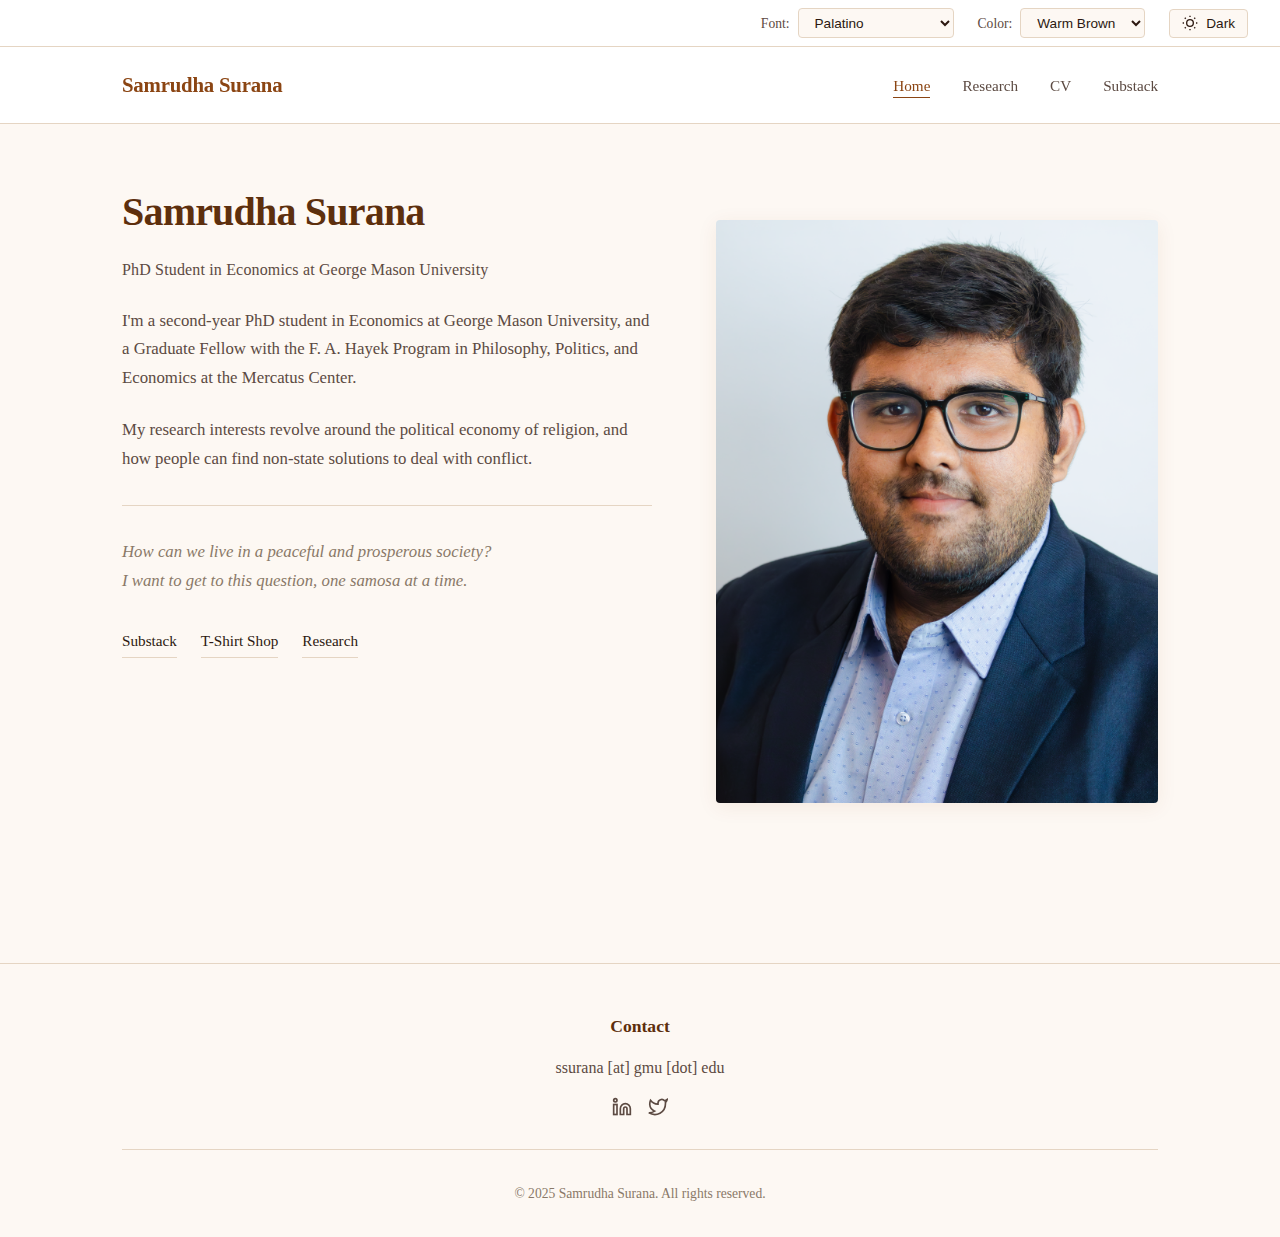
<file: index.html>
<!DOCTYPE html>
<html lang="en">
<head>
    <meta charset="UTF-8">
    <meta name="viewport" content="width=device-width, initial-scale=1.0">
    <title>Samrudha Surana - Economist & Researcher</title>
    <link rel="stylesheet" href="styles.css">
    <link rel="preconnect" href="https://fonts.googleapis.com">
    <link rel="preconnect" href="https://fonts.gstatic.com" crossorigin>
    <link href="https://fonts.googleapis.com/css2?family=Noto+Sans:wght@400;500;600;700&family=STIX+Two+Text:wght@400;500;600;700&display=swap" rel="stylesheet">
</head>
<body data-theme="light" data-color="brown" class="font-palatino">
    <div class="controls-bar">
        <div class="control-group">
            <label for="font-select">Font:</label>
            <select id="font-select" class="font-select" onchange="changeFont(this.value)">
                <option value="palatino">Palatino</option>
                <option value="computer-modern">Computer Modern</option>
                <option value="noto-sans">Noto Sans</option>
            </select>
        </div>
        <div class="control-group">
            <label for="color-select">Color:</label>
            <select id="color-select" class="color-select" onchange="changeColor(this.value)">
                <option value="brown">Warm Brown</option>
                <option value="sage">Sage Green</option>
            </select>
        </div>
        <div class="control-group">
            <button class="theme-toggle" onclick="toggleTheme()">
                <svg id="theme-icon-sun" viewBox="0 0 24 24" fill="none" stroke="currentColor" stroke-width="2">
                    <circle cx="12" cy="12" r="5"></circle>
                    <line x1="12" y1="1" x2="12" y2="3"></line>
                    <line x1="12" y1="21" x2="12" y2="23"></line>
                    <line x1="4.22" y1="4.22" x2="5.64" y2="5.64"></line>
                    <line x1="18.36" y1="18.36" x2="19.78" y2="19.78"></line>
                    <line x1="1" y1="12" x2="3" y2="12"></line>
                    <line x1="21" y1="12" x2="23" y2="12"></line>
                    <line x1="4.22" y1="19.78" x2="5.64" y2="18.36"></line>
                    <line x1="18.36" y1="5.64" x2="19.78" y2="4.22"></line>
                </svg>
                <svg id="theme-icon-moon" viewBox="0 0 24 24" fill="none" stroke="currentColor" stroke-width="2" style="display:none;">
                    <path d="M21 12.79A9 9 0 1 1 11.21 3 7 7 0 0 0 21 12.79z"></path>
                </svg>
                <span id="theme-label">Dark</span>
            </button>
        </div>
    </div>
    <nav class="nav-container">
        <div class="nav-content">
            <a href="index.html" class="logo">Samrudha Surana</a>
            <ul class="nav-links">
                <li><a href="index.html" class="active">Home</a></li>
                <li><a href="research.html">Research</a></li>
                <li><a href="cv.html">CV</a></li>
                <li><a href="https://econexchange.substack.com/" target="_blank">Substack</a></li>
            </ul>
        </div>
    </nav>

    <main class="main-container">
        <section class="hero-section">
            <div class="hero-content">
                <div class="hero-text">
                    <h1 class="hero-title">Samrudha Surana</h1>
                    <p class="hero-subtitle">PhD Student in Economics at George Mason University</p>
                    <p class="hero-description">
                        I'm a second-year PhD student in Economics at George Mason University, 
                        and a Graduate Fellow with the F. A. Hayek Program in Philosophy, Politics, 
                        and Economics at the Mercatus Center.
                    </p>
                    <p class="hero-description">
                        My research interests revolve around the political economy of religion, and how people can find non-state solutions to deal with conflict.
                    </p>
                    <p class="hero-description philosophy-text">
                        <span class="philosophy-line">How can we live in a peaceful and prosperous society?</span>
                        <span class="philosophy-line">I want to get to this question, one samosa at a time.</span>
                    </p>
                    <div class="hero-links">
                        <a href="https://econexchange.substack.com/" target="_blank">Substack</a>
                        <a href="https://merch.samosanomics.com/" target="_blank">T-Shirt Shop</a>
                        <a href="research.html">Research</a>
                    </div>
                </div>
                <div class="hero-image">
                    <div class="image-frame">
                        <img src="images/samrudha_headshot.png" alt="Samrudha Surana">
                    </div>
                </div>
            </div>
        </section>
    </main>

    <footer class="footer">
        <div class="footer-content">
            <div class="footer-contact">
                <h3>Contact</h3>
                <p class="footer-email">ssurana [at] gmu [dot] edu</p>
                <div class="footer-social">
                    <a href="https://www.linkedin.com/in/samrudha-surana/" target="_blank" aria-label="LinkedIn">
                        <svg width="20" height="20" viewBox="0 0 24 24" fill="none" stroke="currentColor" stroke-width="2">
                            <path d="M16 8a6 6 0 0 1 6 6v7h-4v-7a2 2 0 0 0-2-2 2 2 0 0 0-2 2v7h-4v-7a6 6 0 0 1 6-6z"></path>
                            <rect x="2" y="9" width="4" height="12"></rect>
                            <circle cx="4" cy="4" r="2"></circle>
                        </svg>
                    </a>
                    <a href="https://x.com/samrudha_surana" target="_blank" aria-label="Twitter/X">
                        <svg width="20" height="20" viewBox="0 0 24 24" fill="none" stroke="currentColor" stroke-width="2">
                            <path d="M23 3a10.9 10.9 0 0 1-3.14 1.53 4.48 4.48 0 0 0-7.86 3v1A10.66 10.66 0 0 1 3 4s-4 9 5 13a11.64 11.64 0 0 1-7 2c9 5 20 0 20-11.5a4.5 4.5 0 0 0-.08-.83A7.72 7.72 0 0 0 23 3z"></path>
                        </svg>
                    </a>
                </div>
            </div>
            <p class="footer-copyright">&copy; 2025 Samrudha Surana. All rights reserved.</p>
        </div>
    </footer>
    <script>
    function changeFont(font) {
        document.body.classList.remove('font-palatino', 'font-computer-modern', 'font-noto-sans');
        document.body.classList.add('font-' + font);
        localStorage.setItem('preferredFont', font);
    }

    function changeColor(color) {
        document.body.setAttribute('data-color', color);
        localStorage.setItem('preferredColor', color);
    }

    function toggleTheme() {
        const body = document.body;
        const currentTheme = body.getAttribute('data-theme');
        const newTheme = currentTheme === 'light' ? 'dark' : 'light';
        body.setAttribute('data-theme', newTheme);
        localStorage.setItem('preferredTheme', newTheme);
        updateThemeIcon(newTheme);
    }

    function updateThemeIcon(theme) {
        const sunIcon = document.getElementById('theme-icon-sun');
        const moonIcon = document.getElementById('theme-icon-moon');
        const label = document.getElementById('theme-label');
        if (theme === 'dark') {
            sunIcon.style.display = 'none';
            moonIcon.style.display = 'block';
            label.textContent = 'Light';
        } else {
            sunIcon.style.display = 'block';
            moonIcon.style.display = 'none';
            label.textContent = 'Dark';
        }
    }

    // Load saved preferences
    document.addEventListener('DOMContentLoaded', function() {
        const savedFont = localStorage.getItem('preferredFont') || 'palatino';
        const savedTheme = localStorage.getItem('preferredTheme') || 'light';
        const savedColor = localStorage.getItem('preferredColor') || 'brown';

        changeFont(savedFont);
        document.getElementById('font-select').value = savedFont;

        changeColor(savedColor);
        document.getElementById('color-select').value = savedColor;

        document.body.setAttribute('data-theme', savedTheme);
        updateThemeIcon(savedTheme);
    });
    </script>
</body>
</html>
</file>
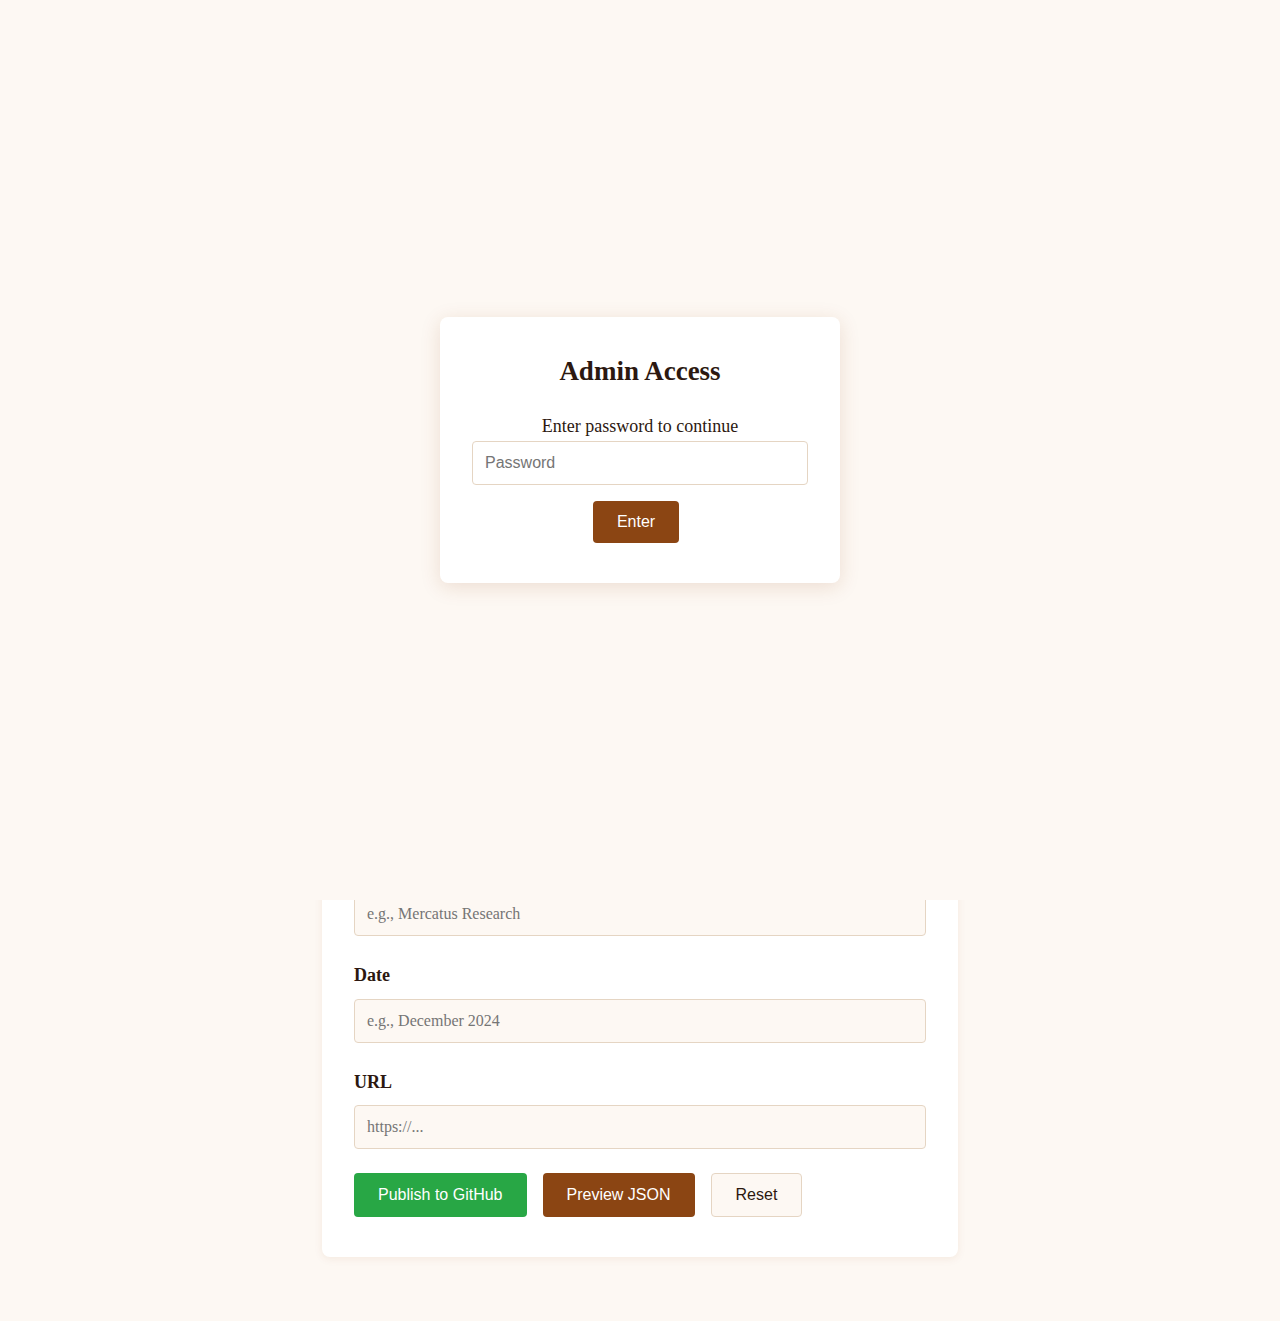
<file: admin.html>
<!DOCTYPE html>
<html lang="en">
<head>
    <meta charset="UTF-8">
    <meta name="viewport" content="width=device-width, initial-scale=1.0">
    <title>Admin - Add Research</title>
    <link rel="stylesheet" href="styles.css">
    <link rel="preconnect" href="https://fonts.googleapis.com">
    <link rel="preconnect" href="https://fonts.gstatic.com" crossorigin>
    <link href="https://fonts.googleapis.com/css2?family=Crimson+Pro:wght@400;600;700&family=DM+Sans:wght@400;500;700&display=swap" rel="stylesheet">
    <style>
        .admin-container {
            max-width: 700px;
            margin: 2rem auto;
            padding: 2rem;
        }

        .admin-form {
            background: var(--bg-white);
            padding: 2rem;
            border-radius: 8px;
            box-shadow: 0 2px 8px var(--shadow-subtle);
        }

        .form-group {
            margin-bottom: 1.5rem;
        }

        .form-group label {
            display: block;
            font-weight: 600;
            margin-bottom: 0.5rem;
            color: var(--text-dark);
        }

        .form-group input,
        .form-group textarea,
        .form-group select {
            width: 100%;
            padding: 0.75rem;
            border: 1px solid var(--border-color);
            border-radius: 4px;
            font-size: 1rem;
            font-family: inherit;
            background: var(--bg-cream);
            color: var(--text-dark);
            box-sizing: border-box;
        }

        .form-group input:focus,
        .form-group textarea:focus,
        .form-group select:focus {
            outline: none;
            border-color: var(--primary-color);
        }

        .form-group textarea {
            min-height: 100px;
            resize: vertical;
        }

        .form-group small {
            display: block;
            margin-top: 0.25rem;
            color: var(--text-light);
            font-size: 0.85rem;
        }

        .hidden {
            display: none !important;
        }

        .btn {
            padding: 0.75rem 1.5rem;
            border: none;
            border-radius: 4px;
            font-size: 1rem;
            cursor: pointer;
            transition: all 0.3s ease;
            margin-right: 0.5rem;
            margin-bottom: 0.5rem;
        }

        .btn-primary {
            background: var(--primary-color);
            color: var(--bg-white);
        }

        .btn-primary:hover {
            background: var(--primary-dark);
        }

        .btn-primary:disabled {
            background: var(--text-light);
            cursor: not-allowed;
        }

        .btn-secondary {
            background: var(--bg-cream);
            color: var(--text-dark);
            border: 1px solid var(--border-color);
        }

        .btn-secondary:hover {
            border-color: var(--primary-color);
        }

        .btn-success {
            background: #28a745;
            color: white;
        }

        .btn-success:hover {
            background: #218838;
        }

        .output-section {
            margin-top: 2rem;
            padding: 1.5rem;
            background: var(--bg-cream);
            border-radius: 8px;
            border: 1px solid var(--border-color);
        }

        .output-section h3 {
            margin-top: 0;
            margin-bottom: 1rem;
        }

        .json-output {
            background: #1e1e1e;
            color: #d4d4d4;
            padding: 1rem;
            border-radius: 4px;
            font-family: 'Monaco', 'Menlo', monospace;
            font-size: 0.85rem;
            overflow-x: auto;
            white-space: pre-wrap;
            word-break: break-all;
            max-height: 300px;
        }

        .success-message {
            background: #d4edda;
            color: #155724;
            padding: 1rem;
            border-radius: 4px;
            margin-bottom: 1rem;
        }

        .error-message {
            background: #f8d7da;
            color: #721c24;
            padding: 1rem;
            border-radius: 4px;
            margin-bottom: 1rem;
        }

        .info-message {
            background: #cce5ff;
            color: #004085;
            padding: 1rem;
            border-radius: 4px;
            margin-bottom: 1rem;
        }

        .btn-group {
            display: flex;
            flex-wrap: wrap;
            gap: 0.5rem;
            margin-top: 1rem;
        }

        .page-title {
            text-align: center;
            margin-bottom: 2rem;
        }

        .page-title h1 {
            color: var(--text-dark);
            margin-bottom: 0.5rem;
        }

        .page-title p {
            color: var(--text-medium);
        }

        /* Password protection overlay */
        .password-overlay {
            position: fixed;
            top: 0;
            left: 0;
            right: 0;
            bottom: 0;
            background: var(--bg-cream);
            display: flex;
            align-items: center;
            justify-content: center;
            z-index: 1000;
        }

        .password-box {
            background: var(--bg-white);
            padding: 2rem;
            border-radius: 8px;
            box-shadow: 0 4px 20px var(--shadow-medium);
            text-align: center;
            max-width: 400px;
            width: 90%;
        }

        .password-box h2 {
            margin-bottom: 1rem;
            color: var(--text-dark);
        }

        .password-box input {
            width: 100%;
            padding: 0.75rem;
            border: 1px solid var(--border-color);
            border-radius: 4px;
            font-size: 1rem;
            margin-bottom: 1rem;
            box-sizing: border-box;
        }

        .password-error {
            color: #dc3545;
            margin-bottom: 1rem;
            display: none;
        }

        /* GitHub settings section */
        .settings-section {
            background: var(--bg-white);
            padding: 1.5rem;
            border-radius: 8px;
            margin-bottom: 2rem;
            border: 1px solid var(--border-color);
        }

        .settings-section h3 {
            margin-top: 0;
            margin-bottom: 1rem;
            display: flex;
            align-items: center;
            gap: 0.5rem;
        }

        .settings-section .status-badge {
            font-size: 0.75rem;
            padding: 0.25rem 0.5rem;
            border-radius: 4px;
            font-weight: normal;
        }

        .status-connected {
            background: #d4edda;
            color: #155724;
        }

        .status-disconnected {
            background: #f8d7da;
            color: #721c24;
        }

        .token-input-group {
            display: flex;
            gap: 0.5rem;
        }

        .token-input-group input {
            flex: 1;
        }

        .loading-spinner {
            display: inline-block;
            width: 16px;
            height: 16px;
            border: 2px solid #f3f3f3;
            border-top: 2px solid var(--primary-color);
            border-radius: 50%;
            animation: spin 1s linear infinite;
            margin-right: 0.5rem;
        }

        @keyframes spin {
            0% { transform: rotate(0deg); }
            100% { transform: rotate(360deg); }
        }
    </style>
</head>
<body data-theme="light" class="font-palatino">
    <!-- Password Protection -->
    <div id="password-overlay" class="password-overlay">
        <div class="password-box">
            <h2>Admin Access</h2>
            <p>Enter password to continue</p>
            <p id="password-error" class="password-error">Incorrect password</p>
            <input type="password" id="admin-password" placeholder="Password" onkeypress="if(event.key==='Enter')checkPassword()">
            <button class="btn btn-primary" onclick="checkPassword()">Enter</button>
        </div>
    </div>

    <main class="admin-container">
        <div class="page-title">
            <h1>Add Research Entry</h1>
            <p>Fill out the form below to add a new research entry</p>
        </div>

        <!-- GitHub Settings -->
        <div class="settings-section">
            <h3>
                GitHub Integration
                <span id="github-status" class="status-badge status-disconnected">Not Connected</span>
            </h3>
            <p style="margin-bottom: 1rem; color: var(--text-medium); font-size: 0.9rem;">
                Connect your GitHub account to automatically publish entries to your repository.
                <a href="https://github.com/settings/tokens/new?scopes=repo&description=Research%20Admin%20Page" target="_blank">Create a token here</a> (select "repo" scope).
            </p>
            <div class="token-input-group">
                <input type="password" id="github-token" placeholder="Enter your GitHub Personal Access Token">
                <button class="btn btn-secondary" onclick="saveGitHubToken()">Save</button>
                <button class="btn btn-secondary" onclick="clearGitHubToken()">Clear</button>
            </div>
        </div>

        <form class="admin-form" id="research-form" onsubmit="handleSubmit(event)">
            <div class="form-group">
                <label for="entry-type">Entry Type *</label>
                <select id="entry-type" required onchange="updateFormFields()">
                    <option value="">Select type...</option>
                    <option value="policyPapers">Policy Paper</option>
                    <option value="bookReviews">Book Review</option>
                    <option value="workingPapers">Working Paper</option>
                    <option value="worksInProgress">Work in Progress</option>
                    <option value="popularArticles">Popular Article</option>
                </select>
            </div>

            <div class="form-group">
                <label for="title">Title *</label>
                <input type="text" id="title" required placeholder="Enter the title">
                <small>For book reviews, you can use &lt;em&gt; tags for italics</small>
            </div>

            <div class="form-group" id="authors-group">
                <label for="authors">Authors</label>
                <input type="text" id="authors" placeholder="e.g., with John Smith">
                <small>Include "with" if co-authored</small>
            </div>

            <div class="form-group" id="venue-group">
                <label for="venue">Venue/Publication</label>
                <input type="text" id="venue" placeholder="e.g., Mercatus Research">
            </div>

            <div class="form-group" id="date-group">
                <label for="date">Date</label>
                <input type="text" id="date" placeholder="e.g., December 2024">
            </div>

            <div class="form-group" id="url-group">
                <label for="url">URL</label>
                <input type="url" id="url" placeholder="https://...">
            </div>

            <div class="form-group hidden" id="pdf-group">
                <label for="pdfUrl">PDF URL</label>
                <input type="url" id="pdfUrl" placeholder="https://...">
            </div>

            <div class="form-group hidden" id="abstract-group">
                <label for="abstract">Abstract</label>
                <textarea id="abstract" placeholder="Enter the abstract..."></textarea>
            </div>

            <div class="form-group hidden" id="note-group">
                <label for="note">Note</label>
                <input type="text" id="note" placeholder="e.g., Presented at SEA Meetings 2025">
                <small>For works in progress or additional context</small>
            </div>

            <div class="form-group hidden" id="note-link-group">
                <label for="note-link-text">Note Link Text (optional)</label>
                <input type="text" id="note-link-text" placeholder="e.g., profile on B.R. Shenoy">
                <label for="note-link-url" style="margin-top: 0.5rem;">Note Link URL</label>
                <input type="url" id="note-link-url" placeholder="https://...">
                <small>If your note contains a link, specify the text and URL</small>
            </div>

            <div id="form-message"></div>

            <div class="btn-group">
                <button type="submit" class="btn btn-success" id="publish-btn">
                    Publish to GitHub
                </button>
                <button type="button" class="btn btn-primary" onclick="generateJSON()">Preview JSON</button>
                <button type="button" class="btn btn-secondary" onclick="resetForm()">Reset</button>
            </div>
        </form>

        <div id="output-section" class="output-section hidden">
            <h3>Generated Entry</h3>
            <div id="success-message" class="success-message hidden"></div>
            <pre id="json-output" class="json-output"></pre>
            <div class="btn-group">
                <button class="btn btn-primary" onclick="copyJSON()">Copy JSON Snippet</button>
                <button class="btn btn-secondary" onclick="downloadUpdatedFile()">Download Updated research-data.json</button>
            </div>
        </div>
    </main>

    <script>
    // Configuration
    const GITHUB_REPO = 'samrudhasurana/samrudhasurana.github.io';
    const GITHUB_BRANCH = 'main';
    const FILE_PATH = 'research-data.json';
    const ADMIN_PASSWORD = 'samrudha2025';

    let researchData = null;
    let generatedEntry = null;
    let fileSha = null;

    // Password Protection
    function checkPassword() {
        const input = document.getElementById('admin-password').value;
        if (input === ADMIN_PASSWORD) {
            document.getElementById('password-overlay').style.display = 'none';
            localStorage.setItem('adminAuth', 'true');
            initializeApp();
        } else {
            document.getElementById('password-error').style.display = 'block';
        }
    }

    if (localStorage.getItem('adminAuth') === 'true') {
        document.getElementById('password-overlay').style.display = 'none';
        initializeApp();
    }

    function initializeApp() {
        loadResearchData();
        checkGitHubConnection();
    }

    // GitHub Token Management
    function saveGitHubToken() {
        const token = document.getElementById('github-token').value.trim();
        if (token) {
            localStorage.setItem('githubToken', token);
            document.getElementById('github-token').value = '';
            checkGitHubConnection();
        }
    }

    function clearGitHubToken() {
        localStorage.removeItem('githubToken');
        updateGitHubStatus(false);
    }

    function getGitHubToken() {
        return localStorage.getItem('githubToken');
    }

    async function checkGitHubConnection() {
        const token = getGitHubToken();
        if (!token) {
            updateGitHubStatus(false);
            return;
        }

        try {
            const response = await fetch('https://api.github.com/user', {
                headers: {
                    'Authorization': `token ${token}`,
                    'Accept': 'application/vnd.github.v3+json'
                }
            });

            if (response.ok) {
                const user = await response.json();
                updateGitHubStatus(true, user.login);
            } else {
                updateGitHubStatus(false);
            }
        } catch (error) {
            console.error('GitHub connection error:', error);
            updateGitHubStatus(false);
        }
    }

    function updateGitHubStatus(connected, username = '') {
        const statusBadge = document.getElementById('github-status');
        const publishBtn = document.getElementById('publish-btn');

        if (connected) {
            statusBadge.textContent = `Connected as ${username}`;
            statusBadge.className = 'status-badge status-connected';
            publishBtn.disabled = false;
        } else {
            statusBadge.textContent = 'Not Connected';
            statusBadge.className = 'status-badge status-disconnected';
            publishBtn.disabled = true;
        }
    }

    // Load research data
    async function loadResearchData() {
        try {
            const response = await fetch('research-data.json');
            researchData = await response.json();
        } catch (error) {
            console.error('Error loading research data:', error);
        }
    }

    // Form field management
    function updateFormFields() {
        const type = document.getElementById('entry-type').value;

        document.getElementById('pdf-group').classList.add('hidden');
        document.getElementById('abstract-group').classList.add('hidden');
        document.getElementById('note-group').classList.add('hidden');
        document.getElementById('note-link-group').classList.add('hidden');
        document.getElementById('venue-group').classList.remove('hidden');
        document.getElementById('date-group').classList.remove('hidden');
        document.getElementById('url-group').classList.remove('hidden');

        switch(type) {
            case 'policyPapers':
                document.getElementById('pdf-group').classList.remove('hidden');
                document.getElementById('abstract-group').classList.remove('hidden');
                break;
            case 'bookReviews':
                break;
            case 'workingPapers':
                document.getElementById('abstract-group').classList.remove('hidden');
                document.getElementById('note-group').classList.remove('hidden');
                document.getElementById('note-link-group').classList.remove('hidden');
                document.getElementById('venue-group').classList.add('hidden');
                document.getElementById('date-group').classList.add('hidden');
                break;
            case 'worksInProgress':
                document.getElementById('note-group').classList.remove('hidden');
                document.getElementById('venue-group').classList.add('hidden');
                document.getElementById('date-group').classList.add('hidden');
                document.getElementById('url-group').classList.add('hidden');
                break;
            case 'popularArticles':
                break;
        }
    }

    // Build entry object from form
    function buildEntry() {
        const type = document.getElementById('entry-type').value;
        const entry = {};

        entry.title = document.getElementById('title').value;

        const authors = document.getElementById('authors').value;
        if (authors) entry.authors = authors;

        const venue = document.getElementById('venue').value;
        if (venue && !['workingPapers', 'worksInProgress'].includes(type)) {
            entry.venue = venue;
        }

        const date = document.getElementById('date').value;
        if (date && !['workingPapers', 'worksInProgress'].includes(type)) {
            entry.date = date;
        }

        const url = document.getElementById('url').value;
        if (url && type !== 'worksInProgress') {
            entry.url = url;
        }

        const pdfUrl = document.getElementById('pdfUrl').value;
        if (pdfUrl && type === 'policyPapers') {
            entry.pdfUrl = pdfUrl;
        }

        const abstract = document.getElementById('abstract').value;
        if (abstract && ['policyPapers', 'workingPapers'].includes(type)) {
            entry.abstract = abstract;
        }

        const note = document.getElementById('note').value;
        const noteLinkText = document.getElementById('note-link-text').value;
        const noteLinkUrl = document.getElementById('note-link-url').value;

        if (note) {
            if (type === 'workingPapers' && noteLinkText && noteLinkUrl) {
                entry.note = {
                    text: note,
                    link: {
                        text: noteLinkText,
                        url: noteLinkUrl
                    }
                };
            } else {
                entry.note = note;
            }
        }

        return { type, entry };
    }

    // Generate and show JSON preview
    function generateJSON() {
        const { type, entry } = buildEntry();
        generatedEntry = { type, entry };

        document.getElementById('json-output').textContent = JSON.stringify(entry, null, 2);
        document.getElementById('output-section').classList.remove('hidden');
        document.getElementById('success-message').classList.add('hidden');
    }

    // Handle form submission (publish to GitHub)
    async function handleSubmit(event) {
        event.preventDefault();

        const token = getGitHubToken();
        if (!token) {
            showFormMessage('Please connect your GitHub account first.', 'error');
            return;
        }

        const publishBtn = document.getElementById('publish-btn');
        const originalText = publishBtn.innerHTML;
        publishBtn.innerHTML = '<span class="loading-spinner"></span>Publishing...';
        publishBtn.disabled = true;

        try {
            // 1. Fetch current file from GitHub to get latest content and SHA
            const fileResponse = await fetch(
                `https://api.github.com/repos/${GITHUB_REPO}/contents/${FILE_PATH}?ref=${GITHUB_BRANCH}`,
                {
                    headers: {
                        'Authorization': `token ${token}`,
                        'Accept': 'application/vnd.github.v3+json'
                    }
                }
            );

            if (!fileResponse.ok) {
                throw new Error('Failed to fetch current research data from GitHub');
            }

            const fileData = await fileResponse.json();
            fileSha = fileData.sha;

            // Decode base64 content
            const currentContent = JSON.parse(atob(fileData.content));

            // 2. Build new entry and add to data
            const { type, entry } = buildEntry();

            if (!currentContent[type]) {
                currentContent[type] = [];
            }
            currentContent[type].unshift(entry);

            // 3. Commit updated file to GitHub
            const updatedContent = btoa(unescape(encodeURIComponent(JSON.stringify(currentContent, null, 2))));

            const commitResponse = await fetch(
                `https://api.github.com/repos/${GITHUB_REPO}/contents/${FILE_PATH}`,
                {
                    method: 'PUT',
                    headers: {
                        'Authorization': `token ${token}`,
                        'Accept': 'application/vnd.github.v3+json',
                        'Content-Type': 'application/json'
                    },
                    body: JSON.stringify({
                        message: `Add research entry: ${entry.title.substring(0, 50)}`,
                        content: updatedContent,
                        sha: fileSha,
                        branch: GITHUB_BRANCH
                    })
                }
            );

            if (!commitResponse.ok) {
                const errorData = await commitResponse.json();
                throw new Error(errorData.message || 'Failed to commit to GitHub');
            }

            // Success!
            showFormMessage(`Successfully published "${entry.title}" to your research page! The changes will be live shortly.`, 'success');

            // Update local data
            researchData = currentContent;

            // Show the generated JSON
            generatedEntry = { type, entry };
            document.getElementById('json-output').textContent = JSON.stringify(entry, null, 2);
            document.getElementById('output-section').classList.remove('hidden');

            // Reset form after short delay
            setTimeout(() => {
                resetForm();
            }, 3000);

        } catch (error) {
            console.error('Publish error:', error);
            showFormMessage(`Error: ${error.message}`, 'error');
        } finally {
            publishBtn.innerHTML = originalText;
            publishBtn.disabled = false;
        }
    }

    function showFormMessage(message, type) {
        const messageDiv = document.getElementById('form-message');
        messageDiv.className = type === 'error' ? 'error-message' : 'success-message';
        messageDiv.textContent = message;
        messageDiv.style.display = 'block';

        if (type === 'success') {
            setTimeout(() => {
                messageDiv.style.display = 'none';
            }, 5000);
        }
    }

    function copyJSON() {
        const json = document.getElementById('json-output').textContent;
        navigator.clipboard.writeText(json).then(() => {
            const successMsg = document.getElementById('success-message');
            successMsg.textContent = 'JSON copied to clipboard!';
            successMsg.classList.remove('hidden');
            setTimeout(() => {
                successMsg.classList.add('hidden');
            }, 3000);
        });
    }

    function downloadUpdatedFile() {
        if (!researchData || !generatedEntry) {
            alert('Please generate an entry first');
            return;
        }

        const updatedData = JSON.parse(JSON.stringify(researchData));
        if (!updatedData[generatedEntry.type]) {
            updatedData[generatedEntry.type] = [];
        }

        // Check if entry already exists (to avoid duplicates when downloading after publish)
        const exists = updatedData[generatedEntry.type].some(
            e => e.title === generatedEntry.entry.title
        );
        if (!exists) {
            updatedData[generatedEntry.type].unshift(generatedEntry.entry);
        }

        const blob = new Blob([JSON.stringify(updatedData, null, 2)], { type: 'application/json' });
        const url = URL.createObjectURL(blob);
        const a = document.createElement('a');
        a.href = url;
        a.download = 'research-data.json';
        document.body.appendChild(a);
        a.click();
        document.body.removeChild(a);
        URL.revokeObjectURL(url);
    }

    function resetForm() {
        document.getElementById('research-form').reset();
        document.getElementById('output-section').classList.add('hidden');
        document.getElementById('form-message').style.display = 'none';
        updateFormFields();
    }
    </script>
</body>
</html>
</file>
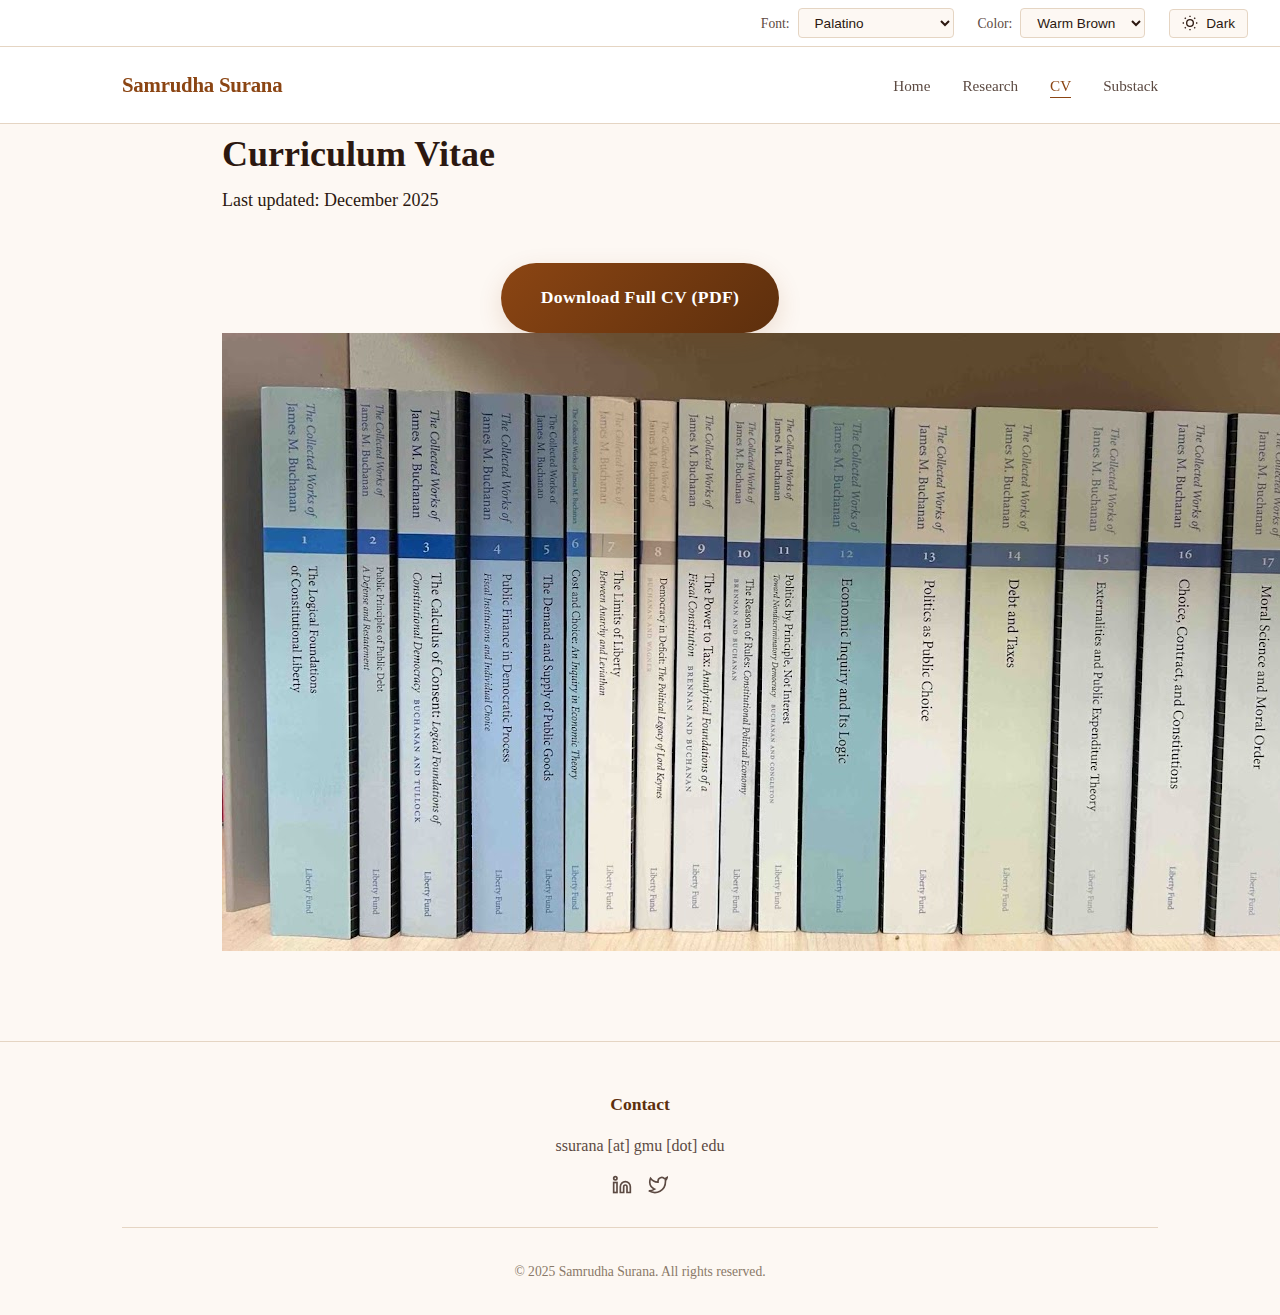
<file: cv.html>
<!DOCTYPE html>
<html lang="en">
<head>
    <meta charset="UTF-8">
    <meta name="viewport" content="width=device-width, initial-scale=1.0">
    <title>CV - Samrudha Surana</title>
    <link rel="stylesheet" href="styles.css">
    <link rel="stylesheet" href="cv.css">
    <link rel="preconnect" href="https://fonts.googleapis.com">
    <link rel="preconnect" href="https://fonts.gstatic.com" crossorigin>
    <link href="https://fonts.googleapis.com/css2?family=Noto+Sans:wght@400;500;600;700&family=STIX+Two+Text:wght@400;500;600;700&display=swap" rel="stylesheet">
</head>
<body data-theme="light" data-color="brown" class="font-palatino">
    <div class="controls-bar">
        <div class="control-group">
            <label for="font-select">Font:</label>
            <select id="font-select" class="font-select" onchange="changeFont(this.value)">
                <option value="palatino">Palatino</option>
                <option value="computer-modern">Computer Modern</option>
                <option value="noto-sans">Noto Sans</option>
            </select>
        </div>
        <div class="control-group">
            <label for="color-select">Color:</label>
            <select id="color-select" class="color-select" onchange="changeColor(this.value)">
                <option value="brown">Warm Brown</option>
                <option value="sage">Sage Green</option>
            </select>
        </div>
        <div class="control-group">
            <button class="theme-toggle" onclick="toggleTheme()">
                <svg id="theme-icon-sun" viewBox="0 0 24 24" fill="none" stroke="currentColor" stroke-width="2">
                    <circle cx="12" cy="12" r="5"></circle>
                    <line x1="12" y1="1" x2="12" y2="3"></line>
                    <line x1="12" y1="21" x2="12" y2="23"></line>
                    <line x1="4.22" y1="4.22" x2="5.64" y2="5.64"></line>
                    <line x1="18.36" y1="18.36" x2="19.78" y2="19.78"></line>
                    <line x1="1" y1="12" x2="3" y2="12"></line>
                    <line x1="21" y1="12" x2="23" y2="12"></line>
                    <line x1="4.22" y1="19.78" x2="5.64" y2="18.36"></line>
                    <line x1="18.36" y1="5.64" x2="19.78" y2="4.22"></line>
                </svg>
                <svg id="theme-icon-moon" viewBox="0 0 24 24" fill="none" stroke="currentColor" stroke-width="2" style="display:none;">
                    <path d="M21 12.79A9 9 0 1 1 11.21 3 7 7 0 0 0 21 12.79z"></path>
                </svg>
                <span id="theme-label">Dark</span>
            </button>
        </div>
    </div>
    <nav class="nav-container">
        <div class="nav-content">
            <a href="index.html" class="logo">Samrudha Surana</a>
            <ul class="nav-links">
                <li><a href="index.html">Home</a></li>
                <li><a href="research.html">Research</a></li>
                <li><a href="cv.html" class="active">CV</a></li>
                <li><a href="https://econexchange.substack.com/" target="_blank">Substack</a></li>
            </ul>
        </div>
    </nav>

    <main class="main-container cv-container">
        <header class="page-header">
            <h1>Curriculum Vitae</h1>
            <p class="page-subtitle">Last updated: December 2025</p>
        </header>

        <div class="cv-content">
            <div class="cv-download-section">
                <a href="https://drive.google.com/file/d/1swLIUahzBSNDNaHJDYBLsArx0ySTJZUJ/view" target="_blank" class="cv-download-btn">
                    Download Full CV (PDF)
                </a>
                <div class="cv-image">
                    <img src="images/buchanan_books.jpg" alt="Buchanan Books">
                </div>
            </div>
        </div>
    </main>

    <footer class="footer">
        <div class="footer-content">
            <div class="footer-contact">
                <h3>Contact</h3>
                <p class="footer-email">ssurana [at] gmu [dot] edu</p>
                <div class="footer-social">
                    <a href="https://www.linkedin.com/in/samrudha-surana/" target="_blank" aria-label="LinkedIn">
                        <svg width="20" height="20" viewBox="0 0 24 24" fill="none" stroke="currentColor" stroke-width="2">
                            <path d="M16 8a6 6 0 0 1 6 6v7h-4v-7a2 2 0 0 0-2-2 2 2 0 0 0-2 2v7h-4v-7a6 6 0 0 1 6-6z"></path>
                            <rect x="2" y="9" width="4" height="12"></rect>
                            <circle cx="4" cy="4" r="2"></circle>
                        </svg>
                    </a>
                    <a href="https://x.com/samrudha_surana" target="_blank" aria-label="Twitter/X">
                        <svg width="20" height="20" viewBox="0 0 24 24" fill="none" stroke="currentColor" stroke-width="2">
                            <path d="M23 3a10.9 10.9 0 0 1-3.14 1.53 4.48 4.48 0 0 0-7.86 3v1A10.66 10.66 0 0 1 3 4s-4 9 5 13a11.64 11.64 0 0 1-7 2c9 5 20 0 20-11.5a4.5 4.5 0 0 0-.08-.83A7.72 7.72 0 0 0 23 3z"></path>
                        </svg>
                    </a>
                </div>
            </div>
            <p class="footer-copyright">&copy; 2025 Samrudha Surana. All rights reserved.</p>
        </div>
    </footer>
    <script>
    function changeFont(font) {
        document.body.classList.remove('font-palatino', 'font-computer-modern', 'font-noto-sans');
        document.body.classList.add('font-' + font);
        localStorage.setItem('preferredFont', font);
    }

    function changeColor(color) {
        document.body.setAttribute('data-color', color);
        localStorage.setItem('preferredColor', color);
    }

    function toggleTheme() {
        const body = document.body;
        const currentTheme = body.getAttribute('data-theme');
        const newTheme = currentTheme === 'light' ? 'dark' : 'light';
        body.setAttribute('data-theme', newTheme);
        localStorage.setItem('preferredTheme', newTheme);
        updateThemeIcon(newTheme);
    }

    function updateThemeIcon(theme) {
        const sunIcon = document.getElementById('theme-icon-sun');
        const moonIcon = document.getElementById('theme-icon-moon');
        const label = document.getElementById('theme-label');
        if (theme === 'dark') {
            sunIcon.style.display = 'none';
            moonIcon.style.display = 'block';
            label.textContent = 'Light';
        } else {
            sunIcon.style.display = 'block';
            moonIcon.style.display = 'none';
            label.textContent = 'Dark';
        }
    }

    // Load saved preferences
    document.addEventListener('DOMContentLoaded', function() {
        const savedFont = localStorage.getItem('preferredFont') || 'palatino';
        const savedTheme = localStorage.getItem('preferredTheme') || 'light';
        const savedColor = localStorage.getItem('preferredColor') || 'brown';

        changeFont(savedFont);
        document.getElementById('font-select').value = savedFont;

        changeColor(savedColor);
        document.getElementById('color-select').value = savedColor;

        document.body.setAttribute('data-theme', savedTheme);
        updateThemeIcon(savedTheme);
    });
    </script>
</body>
</html>
</file>
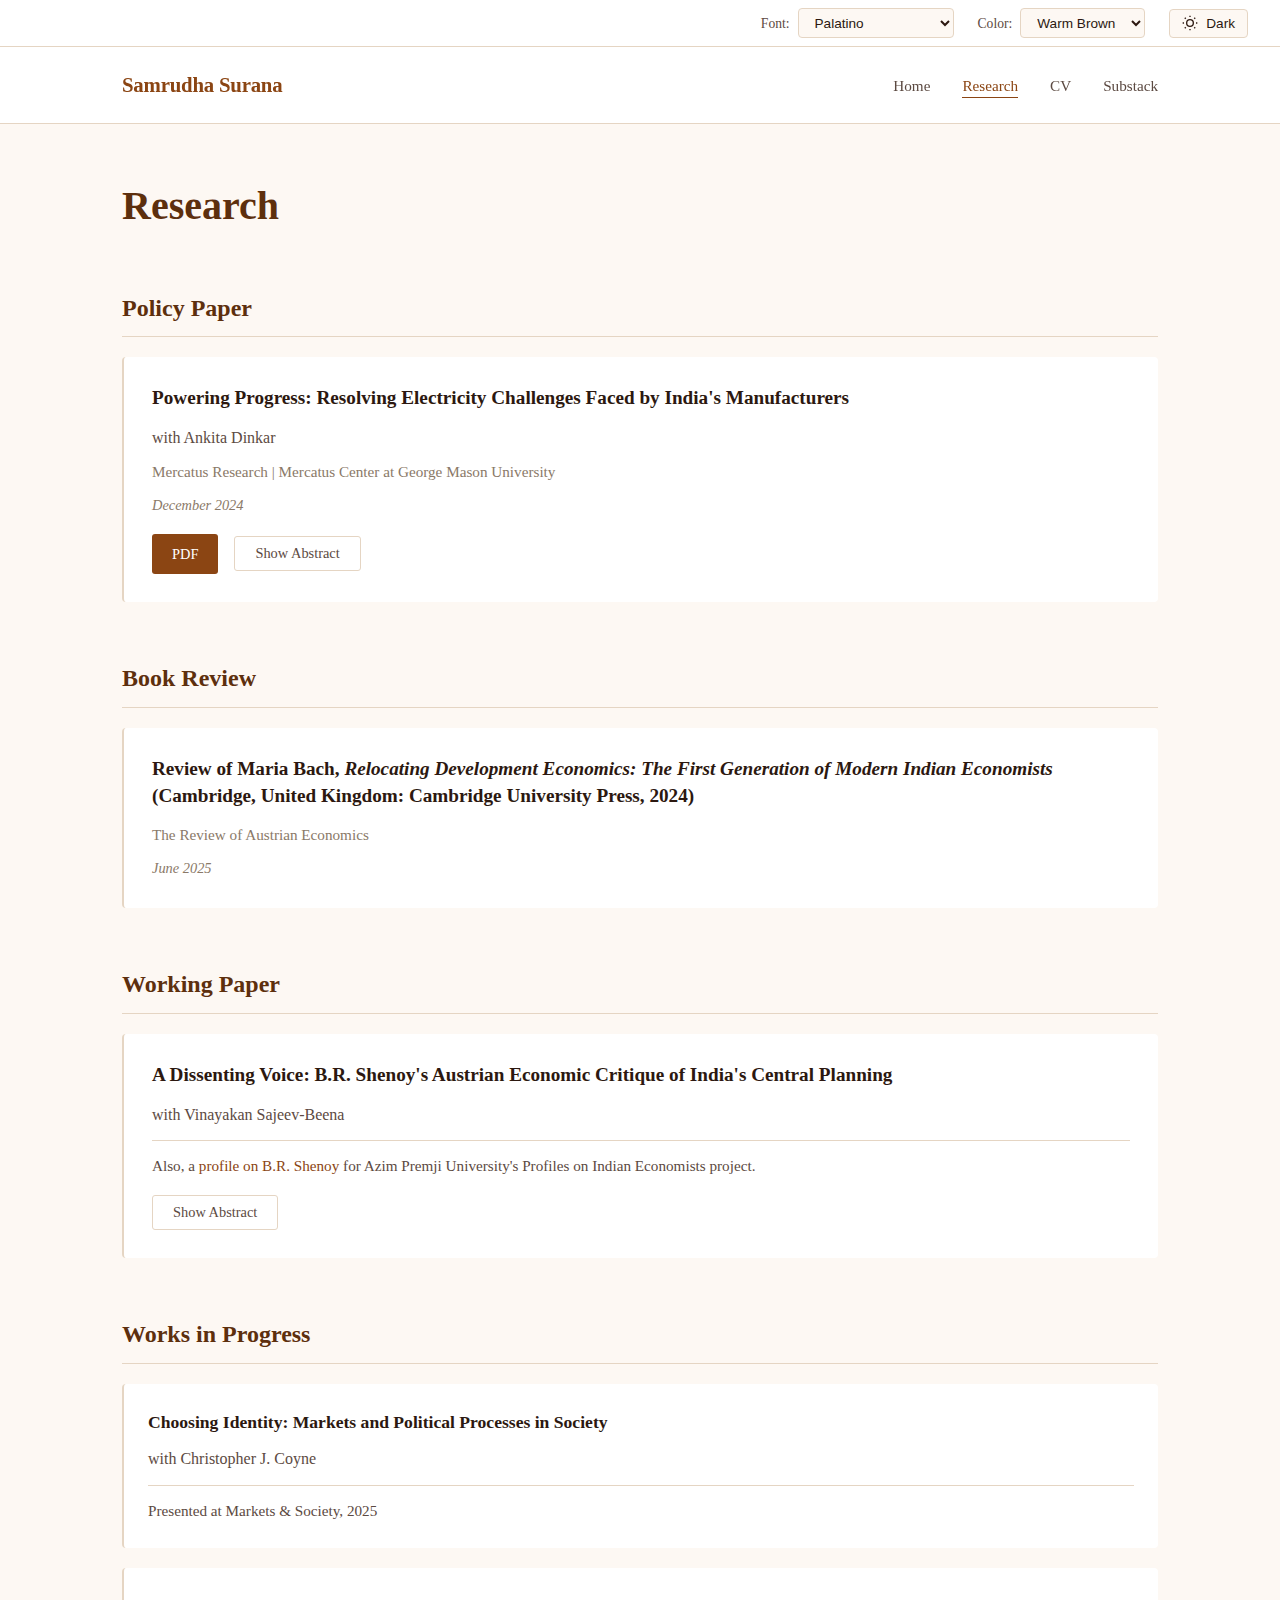
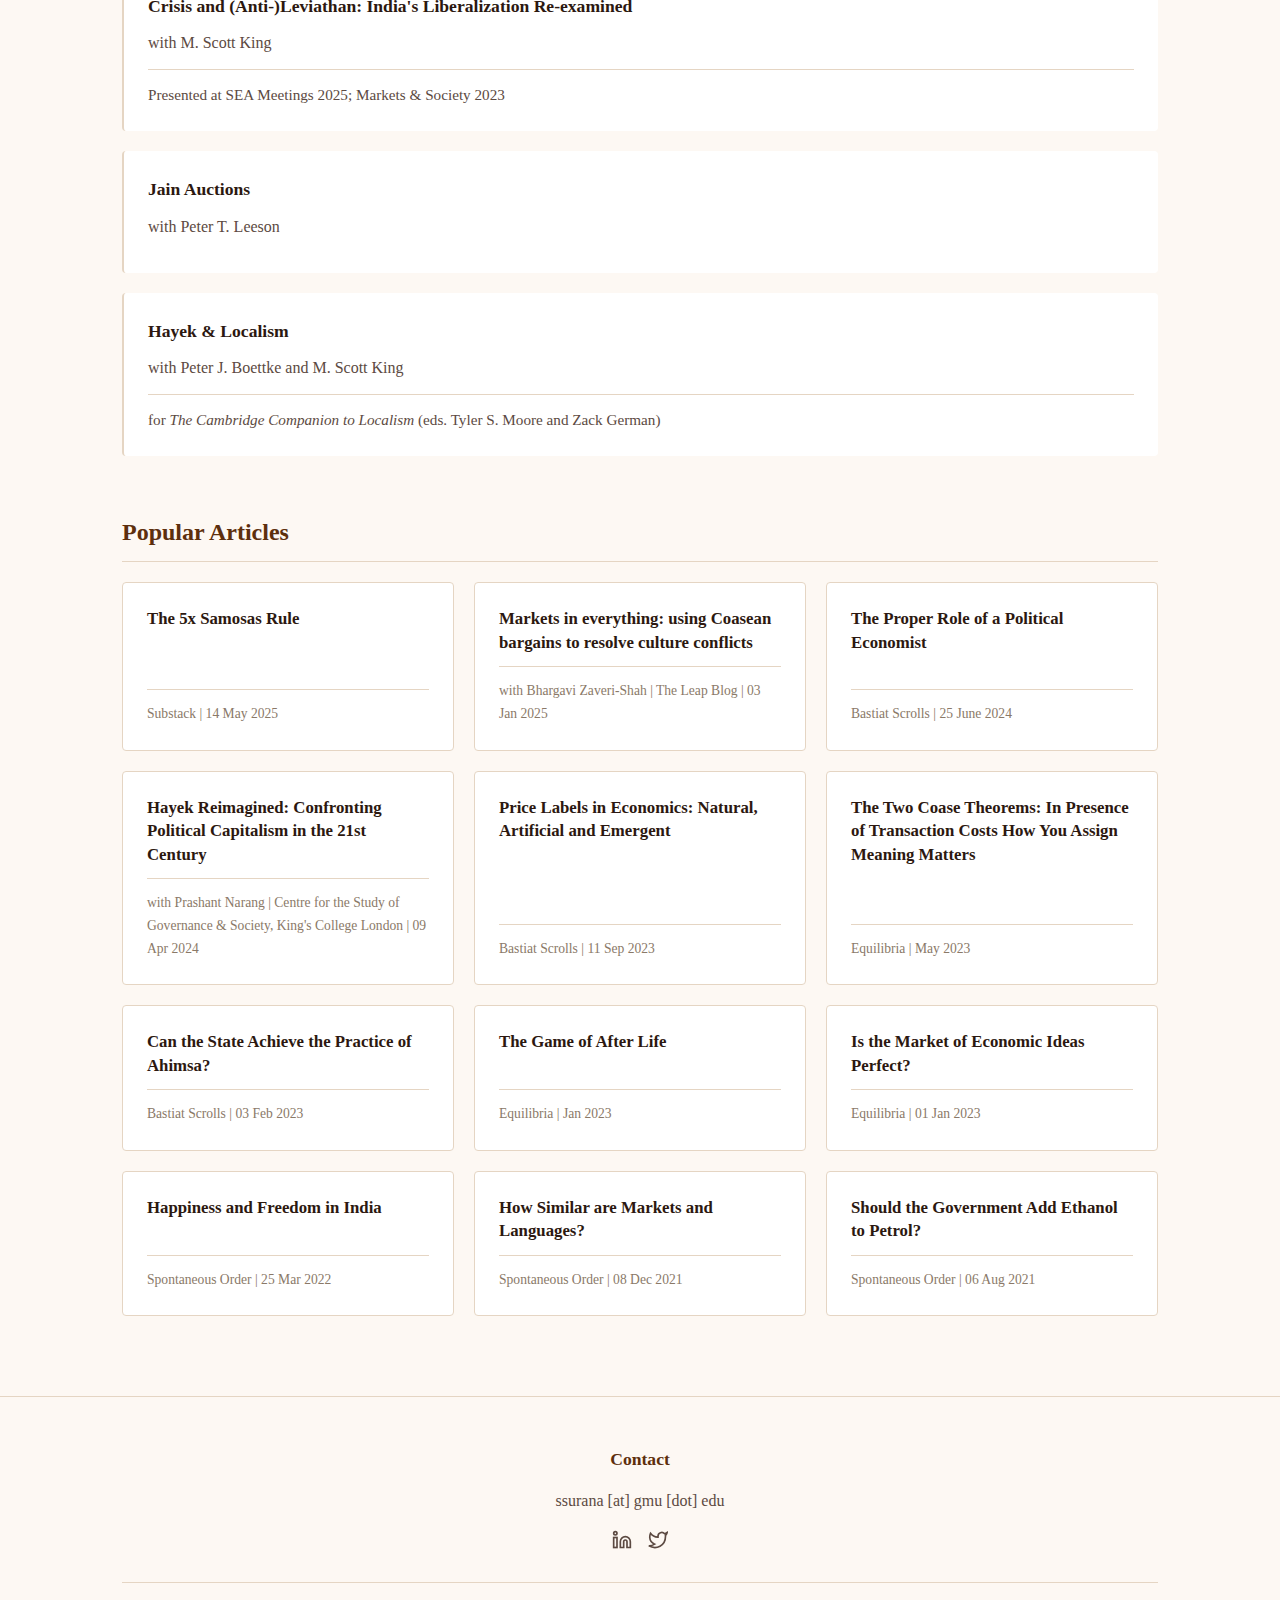
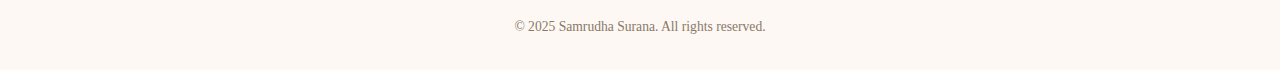
<file: research.html>
<!DOCTYPE html>
<html lang="en">
<head>
    <meta charset="UTF-8">
    <meta name="viewport" content="width=device-width, initial-scale=1.0">
    <title>Research - Samrudha Surana</title>
    <link rel="stylesheet" href="styles.css">
    <link rel="stylesheet" href="research.css">
    <link rel="preconnect" href="https://fonts.googleapis.com">
    <link rel="preconnect" href="https://fonts.gstatic.com" crossorigin>
    <link href="https://fonts.googleapis.com/css2?family=Noto+Sans:wght@400;500;600;700&family=STIX+Two+Text:wght@400;500;600;700&display=swap" rel="stylesheet">
</head>
<body data-theme="light" data-color="brown" class="font-palatino">
    <div class="controls-bar">
        <div class="control-group">
            <label for="font-select">Font:</label>
            <select id="font-select" class="font-select" onchange="changeFont(this.value)">
                <option value="palatino">Palatino</option>
                <option value="computer-modern">Computer Modern</option>
                <option value="noto-sans">Noto Sans</option>
            </select>
        </div>
        <div class="control-group">
            <label for="color-select">Color:</label>
            <select id="color-select" class="color-select" onchange="changeColor(this.value)">
                <option value="brown">Warm Brown</option>
                <option value="sage">Sage Green</option>
            </select>
        </div>
        <div class="control-group">
            <button class="theme-toggle" onclick="toggleTheme()">
                <svg id="theme-icon-sun" viewBox="0 0 24 24" fill="none" stroke="currentColor" stroke-width="2">
                    <circle cx="12" cy="12" r="5"></circle>
                    <line x1="12" y1="1" x2="12" y2="3"></line>
                    <line x1="12" y1="21" x2="12" y2="23"></line>
                    <line x1="4.22" y1="4.22" x2="5.64" y2="5.64"></line>
                    <line x1="18.36" y1="18.36" x2="19.78" y2="19.78"></line>
                    <line x1="1" y1="12" x2="3" y2="12"></line>
                    <line x1="21" y1="12" x2="23" y2="12"></line>
                    <line x1="4.22" y1="19.78" x2="5.64" y2="18.36"></line>
                    <line x1="18.36" y1="5.64" x2="19.78" y2="4.22"></line>
                </svg>
                <svg id="theme-icon-moon" viewBox="0 0 24 24" fill="none" stroke="currentColor" stroke-width="2" style="display:none;">
                    <path d="M21 12.79A9 9 0 1 1 11.21 3 7 7 0 0 0 21 12.79z"></path>
                </svg>
                <span id="theme-label">Dark</span>
            </button>
        </div>
    </div>
    <nav class="nav-container">
        <div class="nav-content">
            <a href="index.html" class="logo">Samrudha Surana</a>
            <ul class="nav-links">
                <li><a href="index.html">Home</a></li>
                <li><a href="research.html" class="active">Research</a></li>
                <li><a href="cv.html">CV</a></li>
                <li><a href="https://econexchange.substack.com/" target="_blank">Substack</a></li>
            </ul>
        </div>
    </nav>

    <main class="main-container">
        <header class="page-header">
            <h1>Research</h1>
        </header>

        <div id="research-content">
            <!-- Content will be loaded dynamically from research-data.json -->
        </div>
    </main>

    <footer class="footer">
        <div class="footer-content">
            <div class="footer-contact">
                <h3>Contact</h3>
                <p class="footer-email">ssurana [at] gmu [dot] edu</p>
                <div class="footer-social">
                    <a href="https://www.linkedin.com/in/samrudha-surana/" target="_blank" aria-label="LinkedIn">
                        <svg width="20" height="20" viewBox="0 0 24 24" fill="none" stroke="currentColor" stroke-width="2">
                            <path d="M16 8a6 6 0 0 1 6 6v7h-4v-7a2 2 0 0 0-2-2 2 2 0 0 0-2 2v7h-4v-7a6 6 0 0 1 6-6z"></path>
                            <rect x="2" y="9" width="4" height="12"></rect>
                            <circle cx="4" cy="4" r="2"></circle>
                        </svg>
                    </a>
                    <a href="https://x.com/samrudha_surana" target="_blank" aria-label="Twitter/X">
                        <svg width="20" height="20" viewBox="0 0 24 24" fill="none" stroke="currentColor" stroke-width="2">
                            <path d="M23 3a10.9 10.9 0 0 1-3.14 1.53 4.48 4.48 0 0 0-7.86 3v1A10.66 10.66 0 0 1 3 4s-4 9 5 13a11.64 11.64 0 0 1-7 2c9 5 20 0 20-11.5a4.5 4.5 0 0 0-.08-.83A7.72 7.72 0 0 0 23 3z"></path>
                        </svg>
                    </a>
                </div>
            </div>
            <p class="footer-copyright">&copy; 2025 Samrudha Surana. All rights reserved.</p>
        </div>
    </footer>

    <script>
    function changeFont(font) {
        document.body.classList.remove('font-palatino', 'font-computer-modern', 'font-noto-sans');
        document.body.classList.add('font-' + font);
        localStorage.setItem('preferredFont', font);
    }

    function changeColor(color) {
        document.body.setAttribute('data-color', color);
        localStorage.setItem('preferredColor', color);
    }

    function toggleTheme() {
        const body = document.body;
        const currentTheme = body.getAttribute('data-theme');
        const newTheme = currentTheme === 'light' ? 'dark' : 'light';
        body.setAttribute('data-theme', newTheme);
        localStorage.setItem('preferredTheme', newTheme);
        updateThemeIcon(newTheme);
    }

    function updateThemeIcon(theme) {
        const sunIcon = document.getElementById('theme-icon-sun');
        const moonIcon = document.getElementById('theme-icon-moon');
        const label = document.getElementById('theme-label');
        if (theme === 'dark') {
            sunIcon.style.display = 'none';
            moonIcon.style.display = 'block';
            label.textContent = 'Light';
        } else {
            sunIcon.style.display = 'block';
            moonIcon.style.display = 'none';
            label.textContent = 'Dark';
        }
    }

    // Load saved preferences
    document.addEventListener('DOMContentLoaded', function() {
        const savedFont = localStorage.getItem('preferredFont') || 'palatino';
        const savedTheme = localStorage.getItem('preferredTheme') || 'light';
        const savedColor = localStorage.getItem('preferredColor') || 'brown';

        changeFont(savedFont);
        document.getElementById('font-select').value = savedFont;

        changeColor(savedColor);
        document.getElementById('color-select').value = savedColor;

        document.body.setAttribute('data-theme', savedTheme);
        updateThemeIcon(savedTheme);
    });

    // Load research data from JSON file
    fetch('research-data.json')
        .then(response => response.json())
        .then(data => {
            const container = document.getElementById('research-content');
            let html = '';
            
            // Policy Papers
            if (data.policyPapers && data.policyPapers.length > 0) {
                html += '<section class="research-section"><h2 class="section-title">Policy Paper</h2>';
                data.policyPapers.forEach((paper, index) => {
                    html += `
                        <div class="publication-card">
                            <h3 class="pub-title">
                                <a href="${paper.url}" target="_blank">${paper.title}</a>
                            </h3>
                            ${paper.authors ? `<p class="pub-authors">${paper.authors}</p>` : ''}
                            ${paper.venue ? `<p class="pub-venue">${paper.venue}</p>` : ''}
                            ${paper.date ? `<p class="pub-date">${paper.date}</p>` : ''}
                            <div class="pub-actions">
                                ${paper.pdfUrl ? `<a href="${paper.pdfUrl}" target="_blank" class="pdf-link">PDF</a>` : ''}
                                ${paper.abstract ? `<button class="abstract-toggle" onclick="toggleAbstract('policy-abstract-${index}')">Show Abstract</button>` : ''}
                            </div>
                            ${paper.abstract ? `
                                <div id="policy-abstract-${index}" class="abstract-content" style="display: none;">
                                    <p>${paper.abstract}</p>
                                </div>
                            ` : ''}
                        </div>
                    `;
                });
                html += '</section>';
            }
            
            // Book Reviews
            if (data.bookReviews && data.bookReviews.length > 0) {
                html += '<section class="research-section"><h2 class="section-title">Book Review</h2>';
                data.bookReviews.forEach(review => {
                    html += `
                        <div class="publication-card">
                            <h3 class="pub-title">
                                ${review.url ? `<a href="${review.url}" target="_blank">${review.title}</a>` : review.title}
                            </h3>
                            ${review.venue ? `<p class="pub-venue">${review.venue}</p>` : ''}
                            ${review.date ? `<p class="pub-date">${review.date}</p>` : ''}
                        </div>
                    `;
                });
                html += '</section>';
            }
            
            // Working Papers
            if (data.workingPapers && data.workingPapers.length > 0) {
                html += '<section class="research-section"><h2 class="section-title">Working Paper</h2>';
                data.workingPapers.forEach((paper, index) => {
                    html += `
                        <div class="publication-card">
                            <h3 class="pub-title">
                                <a href="${paper.url}" target="_blank">${paper.title}</a>
                            </h3>
                            ${paper.authors ? `<p class="pub-authors">${paper.authors}</p>` : ''}
                            ${paper.note ? `
                                <p class="pub-note">
                                    ${paper.note.link ? 
                                        paper.note.text.replace(paper.note.link.text, `<a href="${paper.note.link.url}" target="_blank">${paper.note.link.text}</a>`) 
                                        : paper.note.text}
                                </p>
                            ` : ''}
                            ${paper.abstract ? `
                                <div class="pub-actions">
                                    <button class="abstract-toggle" onclick="toggleAbstract('working-abstract-${index}')">Show Abstract</button>
                                </div>
                                <div id="working-abstract-${index}" class="abstract-content" style="display: none;">
                                    <p>${paper.abstract}</p>
                                </div>
                            ` : ''}
                        </div>
                    `;
                });
                html += '</section>';
            }
            
            // Works in Progress
            if (data.worksInProgress && data.worksInProgress.length > 0) {
                html += '<section class="research-section"><h2 class="section-title">Works in Progress</h2><div class="wip-list">';
                data.worksInProgress.forEach(work => {
                    html += `
                        <div class="wip-item">
                            <h3>${work.title}</h3>
                            ${work.authors ? `<p class="pub-authors">${work.authors}</p>` : ''}
                            ${work.note ? `<p class="pub-note">${work.note}</p>` : ''}
                        </div>
                    `;
                });
                html += '</div></section>';
            }
            
            // Popular Articles
            if (data.popularArticles && data.popularArticles.length > 0) {
                html += '<section class="research-section"><h2 class="section-title">Popular Articles</h2><div class="articles-grid">';
                data.popularArticles.forEach(article => {
                    html += `
                        <a href="${article.url}" target="_blank" class="article-card">
                            <h3>${article.title}</h3>
                            <p class="article-meta">
                                ${article.authors ? article.authors + ' | ' : ''}
                                ${article.venue}${article.date ? ' | ' + article.date : ''}
                            </p>
                        </a>
                    `;
                });
                html += '</div></section>';
            }
            
            container.innerHTML = html;
        })
        .catch(error => {
            console.error('Error loading research data:', error);
            document.getElementById('research-content').innerHTML = '<p>Error loading research data. Please try again later.</p>';
        });
    
    function toggleAbstract(id) {
        const abstract = document.getElementById(id);
        const button = event.target;
        if (abstract.style.display === 'none') {
            abstract.style.display = 'block';
            button.textContent = 'Hide Abstract';
        } else {
            abstract.style.display = 'none';
            button.textContent = 'Show Abstract';
        }
    }
    </script>
</body>
</html>
</file>
<file: styles.css>
:root {
    --primary-color: #8B4513;
    --primary-dark: #5D2F0D;
    --accent-color: #D4A574;
    --text-dark: #2C1810;
    --text-medium: #5C4A42;
    --text-light: #8A7968;
    --bg-cream: #FDF8F3;
    --bg-white: #FFFFFF;
    --border-color: #E5D5C3;
    --shadow-subtle: rgba(139, 69, 19, 0.08);
    --shadow-medium: rgba(139, 69, 19, 0.15);
}

/* Sage green color theme */
[data-color="sage"] {
    --primary-color: #5F7A61;
    --primary-dark: #3D5340;
    --accent-color: #A4C3A2;
    --text-dark: #1C2B1C;
    --text-medium: #4A5D4A;
    --text-light: #6B7F6B;
    --bg-cream: #F5F8F5;
    --bg-white: #FFFFFF;
    --border-color: #D1E0D1;
    --shadow-subtle: rgba(95, 122, 97, 0.08);
    --shadow-medium: rgba(95, 122, 97, 0.15);
}

/* Dark mode colors - brown theme */
[data-theme="dark"] {
    --primary-color: #D4A574;
    --primary-dark: #E5C4A8;
    --accent-color: #8B4513;
    --text-dark: #F5EDE6;
    --text-medium: #D4C8BC;
    --text-light: #A89888;
    --bg-cream: #1A1512;
    --bg-white: #2C241E;
    --border-color: #4A3F35;
    --shadow-subtle: rgba(0, 0, 0, 0.2);
    --shadow-medium: rgba(0, 0, 0, 0.3);
}

/* Dark mode colors - sage theme */
[data-color="sage"][data-theme="dark"] {
    --primary-color: #A4C3A2;
    --primary-dark: #C5DBC4;
    --accent-color: #5F7A61;
    --text-dark: #E8F0E8;
    --text-medium: #B8CCB8;
    --text-light: #8AA88A;
    --bg-cream: #121A12;
    --bg-white: #1E291E;
    --border-color: #354435;
    --shadow-subtle: rgba(0, 0, 0, 0.2);
    --shadow-medium: rgba(0, 0, 0, 0.3);
}

/* Font families */
.font-palatino {
    font-family: 'Palatino Linotype', 'Book Antiqua', Palatino, serif;
}

.font-computer-modern {
    font-family: 'STIX Two Text', 'Computer Modern Serif', 'Latin Modern Roman', 'Times New Roman', serif;
}

.font-noto-sans {
    font-family: 'Noto Sans', 'Helvetica Neue', Arial, sans-serif;
}

/* Controls bar */
.controls-bar {
    background: var(--bg-white);
    border-bottom: 1px solid var(--border-color);
    padding: 0.5rem 2rem;
    display: flex;
    justify-content: flex-end;
    align-items: center;
    gap: 1.5rem;
    flex-wrap: wrap;
}

.control-group {
    display: flex;
    align-items: center;
    gap: 0.5rem;
}

.control-group label {
    font-size: 0.85rem;
    color: var(--text-medium);
}

.font-select,
.color-select {
    padding: 0.35rem 0.75rem;
    border: 1px solid var(--border-color);
    border-radius: 4px;
    background: var(--bg-cream);
    color: var(--text-dark);
    font-size: 0.85rem;
    cursor: pointer;
}

.font-select:focus,
.color-select:focus {
    outline: none;
    border-color: var(--primary-color);
}

.theme-toggle {
    display: flex;
    align-items: center;
    gap: 0.5rem;
    padding: 0.35rem 0.75rem;
    border: 1px solid var(--border-color);
    border-radius: 4px;
    background: var(--bg-cream);
    color: var(--text-dark);
    font-size: 0.85rem;
    cursor: pointer;
    transition: all 0.3s ease;
}

.theme-toggle:hover {
    border-color: var(--primary-color);
}

.theme-toggle svg {
    width: 16px;
    height: 16px;
}

* {
    margin: 0;
    padding: 0;
    box-sizing: border-box;
}

body {
    font-family: 'Palatino Linotype', 'Book Antiqua', Palatino, serif;
    font-size: 1.125rem;
    color: var(--text-dark);
    background: var(--bg-cream);
    line-height: 1.7;
    overflow-x: hidden;
    transition: background-color 0.3s ease, color 0.3s ease;
}

/* Navigation */
.nav-container {
    background: var(--bg-white);
    border-bottom: 1px solid var(--border-color);
    position: sticky;
    top: 0;
    z-index: 100;
    backdrop-filter: blur(10px);
    transition: background-color 0.3s ease, border-color 0.3s ease;
}

[data-theme="light"] .nav-container {
    background: rgba(255, 255, 255, 0.98);
}

[data-theme="dark"] .nav-container {
    background: rgba(44, 36, 30, 0.98);
}

.nav-content {
    max-width: 1100px;
    margin: 0 auto;
    padding: 1.25rem 2rem;
    display: flex;
    justify-content: space-between;
    align-items: center;
}

.logo {
    font-size: 1.3rem;
    font-weight: 600;
    color: var(--primary-color);
    text-decoration: none;
    letter-spacing: -0.01em;
    transition: color 0.3s ease;
}

.logo:hover {
    color: var(--primary-dark);
}

.nav-links {
    display: flex;
    gap: 2rem;
    list-style: none;
}

.nav-links a {
    color: var(--text-medium);
    text-decoration: none;
    font-size: 0.95rem;
    position: relative;
    transition: color 0.3s ease;
}

.nav-links a::after {
    content: '';
    position: absolute;
    bottom: -4px;
    left: 0;
    width: 0;
    height: 1px;
    background: var(--primary-color);
    transition: width 0.3s ease;
}

.nav-links a:hover,
.nav-links a.active {
    color: var(--primary-color);
}

.nav-links a:hover::after,
.nav-links a.active::after {
    width: 100%;
}

/* Main Container */
.main-container {
    max-width: 1100px;
    margin: 0 auto;
    padding: 0 2rem;
}

/* Hero Section */
.hero-section {
    padding: 4rem 0 5rem;
    animation: fadeInUp 0.8s ease-out;
}

.hero-content {
    display: grid;
    grid-template-columns: 1.2fr 1fr;
    gap: 4rem;
    align-items: start;
}

.hero-title {
    font-size: 2.5rem;
    font-weight: 600;
    line-height: 1.2;
    color: var(--primary-dark);
    margin-bottom: 1.25rem;
    letter-spacing: -0.02em;
}

.hero-subtitle {
    font-size: 1rem;
    color: var(--text-medium);
    margin-bottom: 1.5rem;
    letter-spacing: 0.01em;
}

.hero-description {
    font-size: 1.05rem;
    color: var(--text-medium);
    margin-bottom: 1.5rem;
    line-height: 1.7;
}

.philosophy-text {
    font-style: italic;
    color: var(--text-light);
    margin-top: 2rem;
    padding-top: 2rem;
    border-top: 1px solid var(--border-color);
}

.philosophy-line {
    display: block;
}

.hero-links {
    margin-top: 2rem;
    display: flex;
    gap: 1.5rem;
    flex-wrap: wrap;
}

.hero-links a {
    color: var(--text-dark);
    text-decoration: none;
    padding-bottom: 0.25rem;
    border-bottom: 1px solid var(--border-color);
    transition: border-color 0.3s ease;
    font-size: 0.95rem;
}

.hero-links a:hover {
    border-bottom-color: var(--primary-color);
}

/* Hero Image */
.hero-image {
    position: relative;
    margin-top: 2rem;
}

.image-frame {
    position: relative;
    border-radius: 4px;
    overflow: hidden;
    box-shadow: 0 4px 20px var(--shadow-subtle);
    animation: fadeIn 1s ease-out 0.3s backwards;
}

.image-frame img {
    width: 100%;
    height: auto;
    display: block;
}

/* Footer */
.footer {
    background: var(--bg-cream);
    border-top: 1px solid var(--border-color);
    margin-top: 5rem;
}

.footer-content {
    max-width: 1100px;
    margin: 0 auto;
    padding: 3rem 2rem 2rem;
    display: flex;
    flex-direction: column;
    gap: 2rem;
}

.footer-contact {
    text-align: center;
}

.footer-contact h3 {
    font-size: 1.1rem;
    color: var(--primary-dark);
    margin-bottom: 0.75rem;
    font-weight: 600;
}

.footer-email {
    color: var(--text-medium);
    font-size: 1rem;
    margin-bottom: 1rem;
}

.footer-social {
    display: flex;
    gap: 1rem;
    justify-content: center;
}

.footer-social a {
    color: var(--text-medium);
    transition: color 0.3s ease;
    display: flex;
    align-items: center;
}

.footer-social a:hover {
    color: var(--primary-dark);
}

.footer-copyright {
    color: var(--text-light);
    font-size: 0.85rem;
    text-align: center;
    padding-top: 2rem;
    border-top: 1px solid var(--border-color);
}

/* Animations */
@keyframes fadeInUp {
    from {
        opacity: 0;
        transform: translateY(20px);
    }
    to {
        opacity: 1;
        transform: translateY(0);
    }
}

@keyframes fadeIn {
    from {
        opacity: 0;
    }
    to {
        opacity: 1;
    }
}

/* Responsive Design */
@media (max-width: 968px) {
    .nav-content {
        flex-direction: column;
        gap: 1rem;
    }

    .hero-content {
        grid-template-columns: 1fr;
        gap: 3rem;
    }

    .hero-title {
        font-size: 2rem;
    }

    .hero-image {
        max-width: 350px;
        margin: 0 auto;
    }

    .controls-bar {
        padding: 0.5rem 1rem;
        gap: 1rem;
        justify-content: center;
    }
}

@media (max-width: 640px) {
    .nav-links {
        gap: 1.25rem;
        flex-wrap: wrap;
        justify-content: center;
    }

    .hero-title {
        font-size: 1.75rem;
    }

    .hero-links {
        flex-direction: column;
        gap: 1rem;
    }

    .hero-image {
        max-width: 280px;
    }

    .controls-bar {
        flex-direction: column;
        gap: 0.75rem;
    }

    .control-group {
        width: 100%;
        justify-content: center;
    }
}
</file>
<file: cv.css>
/* CV Page Specific Styles */

.cv-container {
    max-width: 900px;
}

.cv-content {
    animation: fadeInUp 0.6s ease-out;
}

.cv-download-section {
    text-align: center;
    margin: 3rem 0;
}

.cv-download-btn {
    display: inline-flex;
    align-items: center;
    gap: 0.75rem;
    padding: 1.25rem 2.5rem;
    background: linear-gradient(135deg, var(--primary-color) 0%, var(--primary-dark) 100%);
    color: var(--bg-white);
    text-decoration: none;
    border-radius: 50px;
    font-weight: 600;
    font-size: 1.1rem;
    letter-spacing: 0.02em;
    box-shadow: 0 8px 25px var(--shadow-medium);
    transition: all 0.4s cubic-bezier(0.175, 0.885, 0.32, 1.275);
    position: relative;
    overflow: hidden;
}

.cv-download-btn::before {
    content: '';
    position: absolute;
    top: 50%;
    left: 50%;
    width: 0;
    height: 0;
    border-radius: 50%;
    background: rgba(255, 255, 255, 0.2);
    transform: translate(-50%, -50%);
    transition: width 0.6s ease, height 0.6s ease;
}

.cv-download-btn:hover::before {
    width: 300px;
    height: 300px;
}

.cv-download-btn:hover {
    transform: translateY(-4px);
    box-shadow: 0 12px 35px var(--shadow-medium);
}

.cv-download-btn svg {
    position: relative;
    z-index: 1;
}

.cv-image-section {
    margin: 3rem 0;
    text-align: center;
    animation: fadeIn 0.8s ease-out 0.2s backwards;
}

.cv-image-section img {
    max-width: 100%;
    height: auto;
    border-radius: 12px;
    box-shadow: 0 15px 50px var(--shadow-medium);
}

.cv-info {
    margin: 4rem 0;
    animation: fadeInUp 0.6s ease-out 0.3s backwards;
}

.cv-info h2 {
    font-family: 'Crimson Pro', serif;
    font-size: 2.5rem;
    color: var(--primary-dark);
    margin-bottom: 2rem;
    font-weight: 700;
    text-align: center;
}

.info-grid {
    display: grid;
    grid-template-columns: repeat(auto-fit, minmax(250px, 1fr));
    gap: 2rem;
}

.info-item {
    background: var(--bg-white);
    padding: 2rem;
    border-radius: 12px;
    border-left: 4px solid var(--accent-color);
    box-shadow: 0 4px 15px var(--shadow-subtle);
    transition: all 0.3s ease;
}

.info-item:hover {
    transform: translateY(-6px);
    box-shadow: 0 8px 25px var(--shadow-medium);
    border-left-color: var(--primary-color);
}

.info-item h3 {
    font-family: 'Crimson Pro', serif;
    font-size: 1.3rem;
    color: var(--primary-color);
    margin-bottom: 1rem;
    font-weight: 600;
}

.info-item p {
    color: var(--text-medium);
    font-size: 1.05rem;
    line-height: 1.7;
    margin-bottom: 0.5rem;
}

.info-detail {
    font-size: 0.95rem !important;
    color: var(--text-light) !important;
    margin-top: 1rem;
    padding-top: 1rem;
    border-top: 1px dashed var(--border-color);
}

.cv-social-links {
    margin-top: 1rem;
    display: flex;
    gap: 1rem;
}

.cv-social-links a {
    color: var(--primary-color);
    text-decoration: none;
    font-weight: 500;
    font-size: 0.95rem;
    padding: 0.5rem 1rem;
    border: 2px solid var(--border-color);
    border-radius: 6px;
    transition: all 0.3s ease;
}

.cv-social-links a:hover {
    background: var(--primary-color);
    color: var(--bg-white);
    border-color: var(--primary-color);
    transform: translateY(-2px);
}

.cv-highlights {
    margin: 4rem 0;
    padding: 3rem;
    background: linear-gradient(135deg, rgba(139, 69, 19, 0.05) 0%, rgba(212, 165, 116, 0.05) 100%);
    border-radius: 16px;
    border: 2px solid var(--border-color);
    animation: fadeInUp 0.6s ease-out 0.5s backwards;
}

.cv-highlights h2 {
    font-family: 'Crimson Pro', serif;
    font-size: 2.2rem;
    color: var(--primary-dark);
    margin-bottom: 2rem;
    font-weight: 700;
}

.highlights-list {
    list-style: none;
    padding: 0;
}

.highlights-list li {
    padding: 1rem 0 1rem 2.5rem;
    position: relative;
    color: var(--text-medium);
    font-size: 1.1rem;
    line-height: 1.7;
    border-bottom: 1px solid var(--border-color);
}

.highlights-list li:last-child {
    border-bottom: none;
}

.highlights-list li::before {
    content: '✓';
    position: absolute;
    left: 0;
    top: 1rem;
    width: 1.8rem;
    height: 1.8rem;
    background: var(--primary-color);
    color: var(--bg-white);
    border-radius: 50%;
    display: flex;
    align-items: center;
    justify-content: center;
    font-weight: bold;
    font-size: 0.9rem;
}

/* Responsive Design */
@media (max-width: 768px) {
    .cv-download-btn {
        font-size: 1rem;
        padding: 1rem 2rem;
    }

    .info-grid {
        grid-template-columns: 1fr;
    }

    .cv-highlights {
        padding: 2rem 1.5rem;
    }

    .highlights-list li {
        font-size: 1rem;
        padding-left: 2rem;
    }
}
</file>
<file: research.css>
/* Research Page Specific Styles */

.page-header {
    padding: 3rem 0 2.5rem;
    animation: fadeInUp 0.6s ease-out;
}

.page-header h1 {
    font-size: 2.5rem;
    color: var(--primary-dark);
    margin-bottom: 0.5rem;
    font-weight: 600;
}

.page-subtitle {
    font-size: 1rem;
    color: var(--text-medium);
    max-width: 600px;
}

.research-section {
    margin-bottom: 3.5rem;
    animation: fadeInUp 0.6s ease-out backwards;
}

.research-section:nth-child(2) { animation-delay: 0.1s; }
.research-section:nth-child(3) { animation-delay: 0.2s; }
.research-section:nth-child(4) { animation-delay: 0.3s; }
.research-section:nth-child(5) { animation-delay: 0.4s; }
.research-section:nth-child(6) { animation-delay: 0.5s; }

.section-title {
    font-size: 1.5rem;
    color: var(--primary-dark);
    margin-bottom: 1.25rem;
    padding-bottom: 0.5rem;
    border-bottom: 1px solid var(--border-color);
    font-weight: 600;
}

/* Publication Cards */
.publication-card {
    background: var(--bg-white);
    padding: 1.75rem;
    border-radius: 4px;
    border-left: 2px solid var(--border-color);
    margin-bottom: 1.5rem;
    transition: all 0.3s ease;
}

.publication-card:hover {
    border-left-color: var(--primary-color);
    box-shadow: 0 2px 8px var(--shadow-subtle);
}

.pub-title {
    font-size: 1.2rem;
    color: var(--text-dark);
    margin-bottom: 0.75rem;
    font-weight: 600;
    line-height: 1.4;
}

.pub-title a {
    color: var(--text-dark);
    text-decoration: none;
    transition: color 0.3s ease;
}

.pub-title a:hover {
    color: var(--primary-color);
}

.pub-title em {
    font-style: italic;
}

.pub-authors {
    color: var(--text-medium);
    font-size: 1rem;
    margin-bottom: 0.5rem;
}

.pub-venue {
    color: var(--text-light);
    font-size: 0.95rem;
    margin-bottom: 0.25rem;
}

.pub-venue a {
    color: var(--primary-color);
    text-decoration: none;
    transition: color 0.3s ease;
}

.pub-venue a:hover {
    text-decoration: underline;
}

.pub-date {
    color: var(--text-light);
    font-size: 0.9rem;
    font-style: italic;
    margin-top: 0.5rem;
}

.pub-note {
    color: var(--text-medium);
    font-size: 0.95rem;
    margin-top: 0.75rem;
    padding-top: 0.75rem;
    border-top: 1px solid var(--border-color);
}

.pub-note a {
    color: var(--primary-color);
    text-decoration: none;
}

.pub-note a:hover {
    text-decoration: underline;
}

.pub-actions {
    margin-top: 1rem;
    display: flex;
    gap: 1rem;
    align-items: center;
}

.pdf-link {
    display: inline-block;
    padding: 0.5rem 1.25rem;
    background: var(--primary-color);
    color: var(--bg-white);
    text-decoration: none;
    border-radius: 3px;
    font-size: 0.9rem;
    transition: all 0.3s ease;
    border: none;
}

.pdf-link:hover {
    background: var(--primary-dark);
}

.abstract-toggle {
    padding: 0.5rem 1.25rem;
    background: transparent;
    color: var(--text-medium);
    border: 1px solid var(--border-color);
    border-radius: 3px;
    font-size: 0.9rem;
    cursor: pointer;
    transition: all 0.3s ease;
    font-family: 'Palatino Linotype', 'Book Antiqua', Palatino, serif;
}

.abstract-toggle:hover {
    border-color: var(--primary-color);
    color: var(--primary-color);
}

.abstract-content {
    margin-top: 1.25rem;
    padding: 1.25rem;
    background: var(--bg-cream);
    border-radius: 3px;
    border-left: 2px solid var(--accent-color);
}

.abstract-content p {
    color: var(--text-medium);
    font-size: 0.95rem;
    line-height: 1.7;
}

/* Works in Progress */
.wip-list {
    display: flex;
    flex-direction: column;
    gap: 1.25rem;
}

.wip-item {
    background: var(--bg-white);
    padding: 1.5rem;
    border-radius: 4px;
    border-left: 2px solid var(--border-color);
    transition: all 0.3s ease;
}

.wip-item:hover {
    border-left-color: var(--primary-color);
    box-shadow: 0 2px 8px var(--shadow-subtle);
}

.wip-item h3 {
    font-size: 1.1rem;
    color: var(--text-dark);
    margin-bottom: 0.5rem;
    font-weight: 600;
}

/* Popular Articles Grid */
.articles-grid {
    display: grid;
    grid-template-columns: repeat(auto-fill, minmax(300px, 1fr));
    gap: 1.25rem;
}

.article-card {
    background: var(--bg-white);
    padding: 1.5rem;
    border-radius: 4px;
    text-decoration: none;
    border: 1px solid var(--border-color);
    transition: all 0.3s ease;
    display: flex;
    flex-direction: column;
}

.article-card:hover {
    box-shadow: 0 2px 8px var(--shadow-subtle);
    border-color: var(--primary-color);
}

.article-card h3 {
    font-size: 1.05rem;
    color: var(--text-dark);
    margin-bottom: 0.75rem;
    font-weight: 600;
    line-height: 1.4;
    flex-grow: 1;
}

.article-meta {
    color: var(--text-light);
    font-size: 0.85rem;
    margin-top: auto;
    padding-top: 0.75rem;
    border-top: 1px solid var(--border-color);
}

/* Responsive Adjustments */
@media (max-width: 768px) {
    .page-header h1 {
        font-size: 2rem;
    }
    
    .section-title {
        font-size: 1.3rem;
    }
    
    .articles-grid {
        grid-template-columns: 1fr;
    }
    
    .pub-actions {
        flex-direction: column;
        align-items: flex-start;
    }
}
</file>
